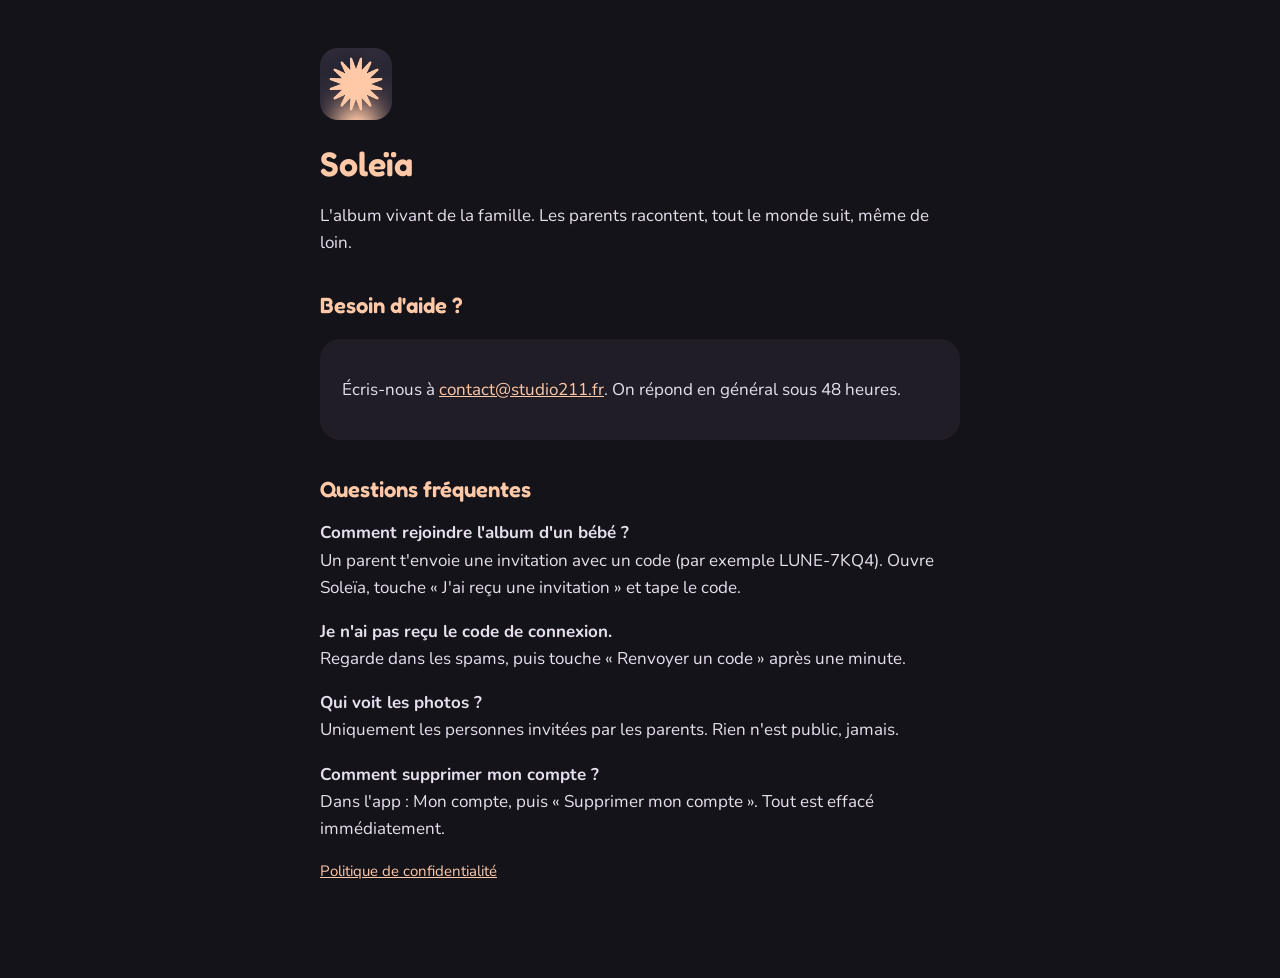
<file: index.html>
<!doctype html><html lang="fr"><head><meta charset="utf-8"><meta name="viewport" content="width=device-width,initial-scale=1"><link href="https://fonts.googleapis.com/css2?family=Fredoka:wght@600&family=Nunito:wght@400;700&display=swap" rel="stylesheet"><link rel="stylesheet" href="style.css"><title>Soleïa · Aide</title></head><body><main>
<img class="logo" src="etoile.png" alt="Soleïa">
<h1>Soleïa</h1>
<p>L'album vivant de la famille. Les parents racontent, tout le monde suit, même de loin.</p>

<h2>Besoin d'aide ?</h2>
<div class="card"><p>Écris-nous à <a href="mailto:contact@studio211.fr">contact@studio211.fr</a>. On répond en général sous 48 heures.</p></div>

<h2>Questions fréquentes</h2>
<p><strong>Comment rejoindre l'album d'un bébé ?</strong><br>Un parent t'envoie une invitation avec un code (par exemple LUNE-7KQ4). Ouvre Soleïa, touche « J'ai reçu une invitation » et tape le code.</p>
<p><strong>Je n'ai pas reçu le code de connexion.</strong><br>Regarde dans les spams, puis touche « Renvoyer un code » après une minute.</p>
<p><strong>Qui voit les photos ?</strong><br>Uniquement les personnes invitées par les parents. Rien n'est public, jamais.</p>
<p><strong>Comment supprimer mon compte ?</strong><br>Dans l'app : Mon compte, puis « Supprimer mon compte ». Tout est effacé immédiatement.</p>

<p class="muted"><a href="confidentialite.html">Politique de confidentialité</a></p>
</main></body></html>
</file>
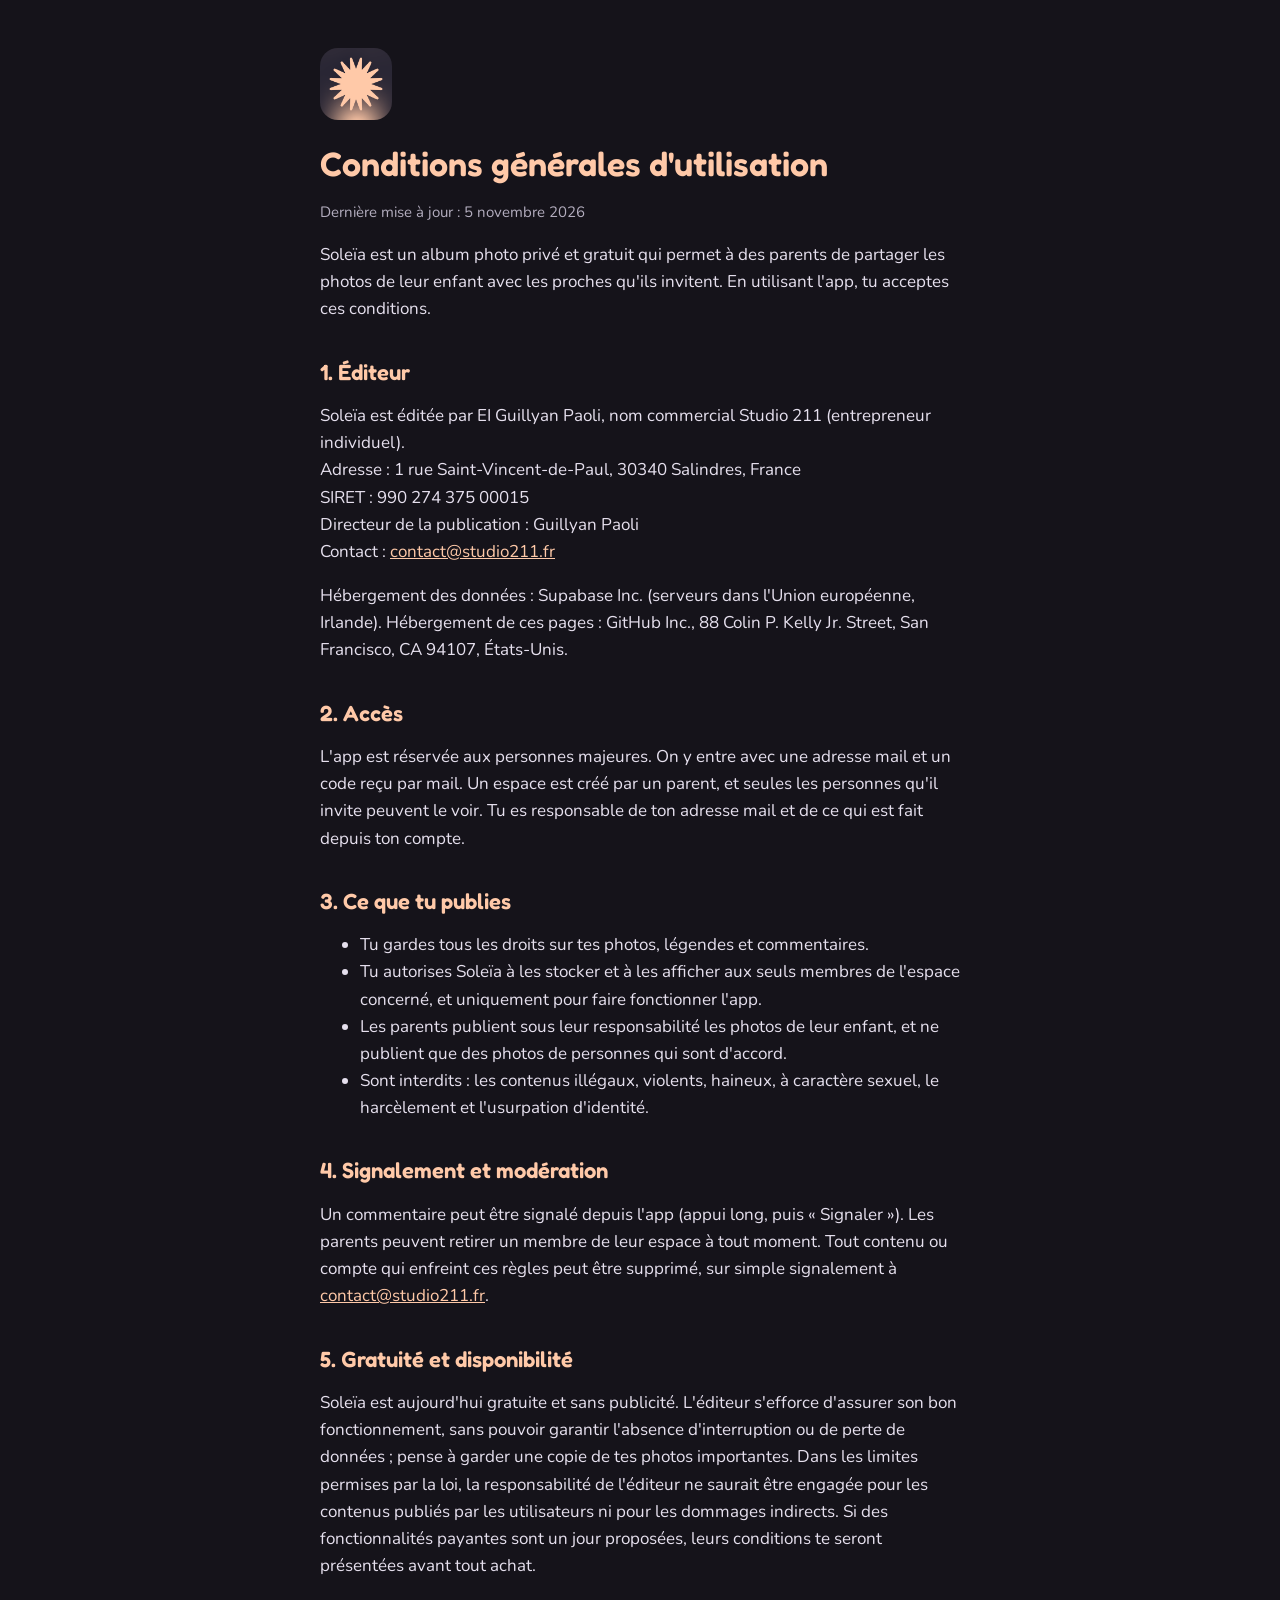
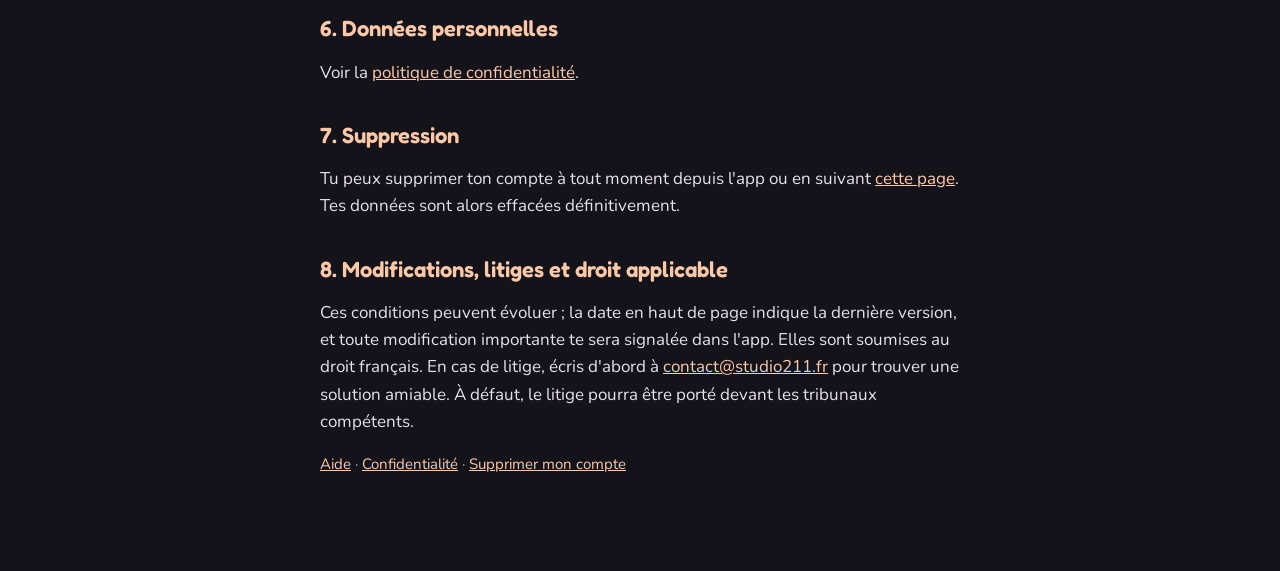
<file: cgu.html>
<!doctype html><html lang="fr"><head><meta charset="utf-8"><meta name="viewport" content="width=device-width,initial-scale=1"><link href="https://fonts.googleapis.com/css2?family=Fredoka:wght@600&family=Nunito:wght@400;700&display=swap" rel="stylesheet"><link rel="stylesheet" href="style.css"><title>Soleïa · Conditions d'utilisation</title></head><body><main>
<img class="logo" src="etoile.png" alt="Soleïa">
<h1>Conditions générales d'utilisation</h1>
<p class="muted">Dernière mise à jour : 5 novembre 2026</p>

<p>Soleïa est un album photo privé et gratuit qui permet à des parents de partager les photos de leur enfant avec les proches qu'ils invitent. En utilisant l'app, tu acceptes ces conditions.</p>

<h2>1. Éditeur</h2>
<p>Soleïa est éditée par EI Guillyan Paoli, nom commercial Studio 211 (entrepreneur individuel).<br>
Adresse : 1 rue Saint-Vincent-de-Paul, 30340 Salindres, France<br>
SIRET : 990 274 375 00015<br>
Directeur de la publication : Guillyan Paoli<br>
Contact : <a href="mailto:contact@studio211.fr">contact@studio211.fr</a></p>
<p>Hébergement des données : Supabase Inc. (serveurs dans l'Union européenne, Irlande). Hébergement de ces pages : GitHub Inc., 88 Colin P. Kelly Jr. Street, San Francisco, CA 94107, États-Unis.</p>

<h2>2. Accès</h2>
<p>L'app est réservée aux personnes majeures. On y entre avec une adresse mail et un code reçu par mail. Un espace est créé par un parent, et seules les personnes qu'il invite peuvent le voir. Tu es responsable de ton adresse mail et de ce qui est fait depuis ton compte.</p>

<h2>3. Ce que tu publies</h2>
<ul>
<li>Tu gardes tous les droits sur tes photos, légendes et commentaires.</li>
<li>Tu autorises Soleïa à les stocker et à les afficher aux seuls membres de l'espace concerné, et uniquement pour faire fonctionner l'app.</li>
<li>Les parents publient sous leur responsabilité les photos de leur enfant, et ne publient que des photos de personnes qui sont d'accord.</li>
<li>Sont interdits : les contenus illégaux, violents, haineux, à caractère sexuel, le harcèlement et l'usurpation d'identité.</li>
</ul>

<h2>4. Signalement et modération</h2>
<p>Un commentaire peut être signalé depuis l'app (appui long, puis « Signaler »). Les parents peuvent retirer un membre de leur espace à tout moment. Tout contenu ou compte qui enfreint ces règles peut être supprimé, sur simple signalement à <a href="mailto:contact@studio211.fr">contact@studio211.fr</a>.</p>

<h2>5. Gratuité et disponibilité</h2>
<p>Soleïa est aujourd'hui gratuite et sans publicité. L'éditeur s'efforce d'assurer son bon fonctionnement, sans pouvoir garantir l'absence d'interruption ou de perte de données ; pense à garder une copie de tes photos importantes. Dans les limites permises par la loi, la responsabilité de l'éditeur ne saurait être engagée pour les contenus publiés par les utilisateurs ni pour les dommages indirects. Si des fonctionnalités payantes sont un jour proposées, leurs conditions te seront présentées avant tout achat.</p>

<h2>6. Données personnelles</h2>
<p>Voir la <a href="confidentialite.html">politique de confidentialité</a>.</p>

<h2>7. Suppression</h2>
<p>Tu peux supprimer ton compte à tout moment depuis l'app ou en suivant <a href="suppression.html">cette page</a>. Tes données sont alors effacées définitivement.</p>

<h2>8. Modifications, litiges et droit applicable</h2>
<p>Ces conditions peuvent évoluer ; la date en haut de page indique la dernière version, et toute modification importante te sera signalée dans l'app. Elles sont soumises au droit français. En cas de litige, écris d'abord à <a href="mailto:contact@studio211.fr">contact@studio211.fr</a> pour trouver une solution amiable. À défaut, le litige pourra être porté devant les tribunaux compétents.</p>

<p class="muted"><a href="index.html">Aide</a> · <a href="confidentialite.html">Confidentialité</a> · <a href="suppression.html">Supprimer mon compte</a></p>
</main></body></html>
</file>
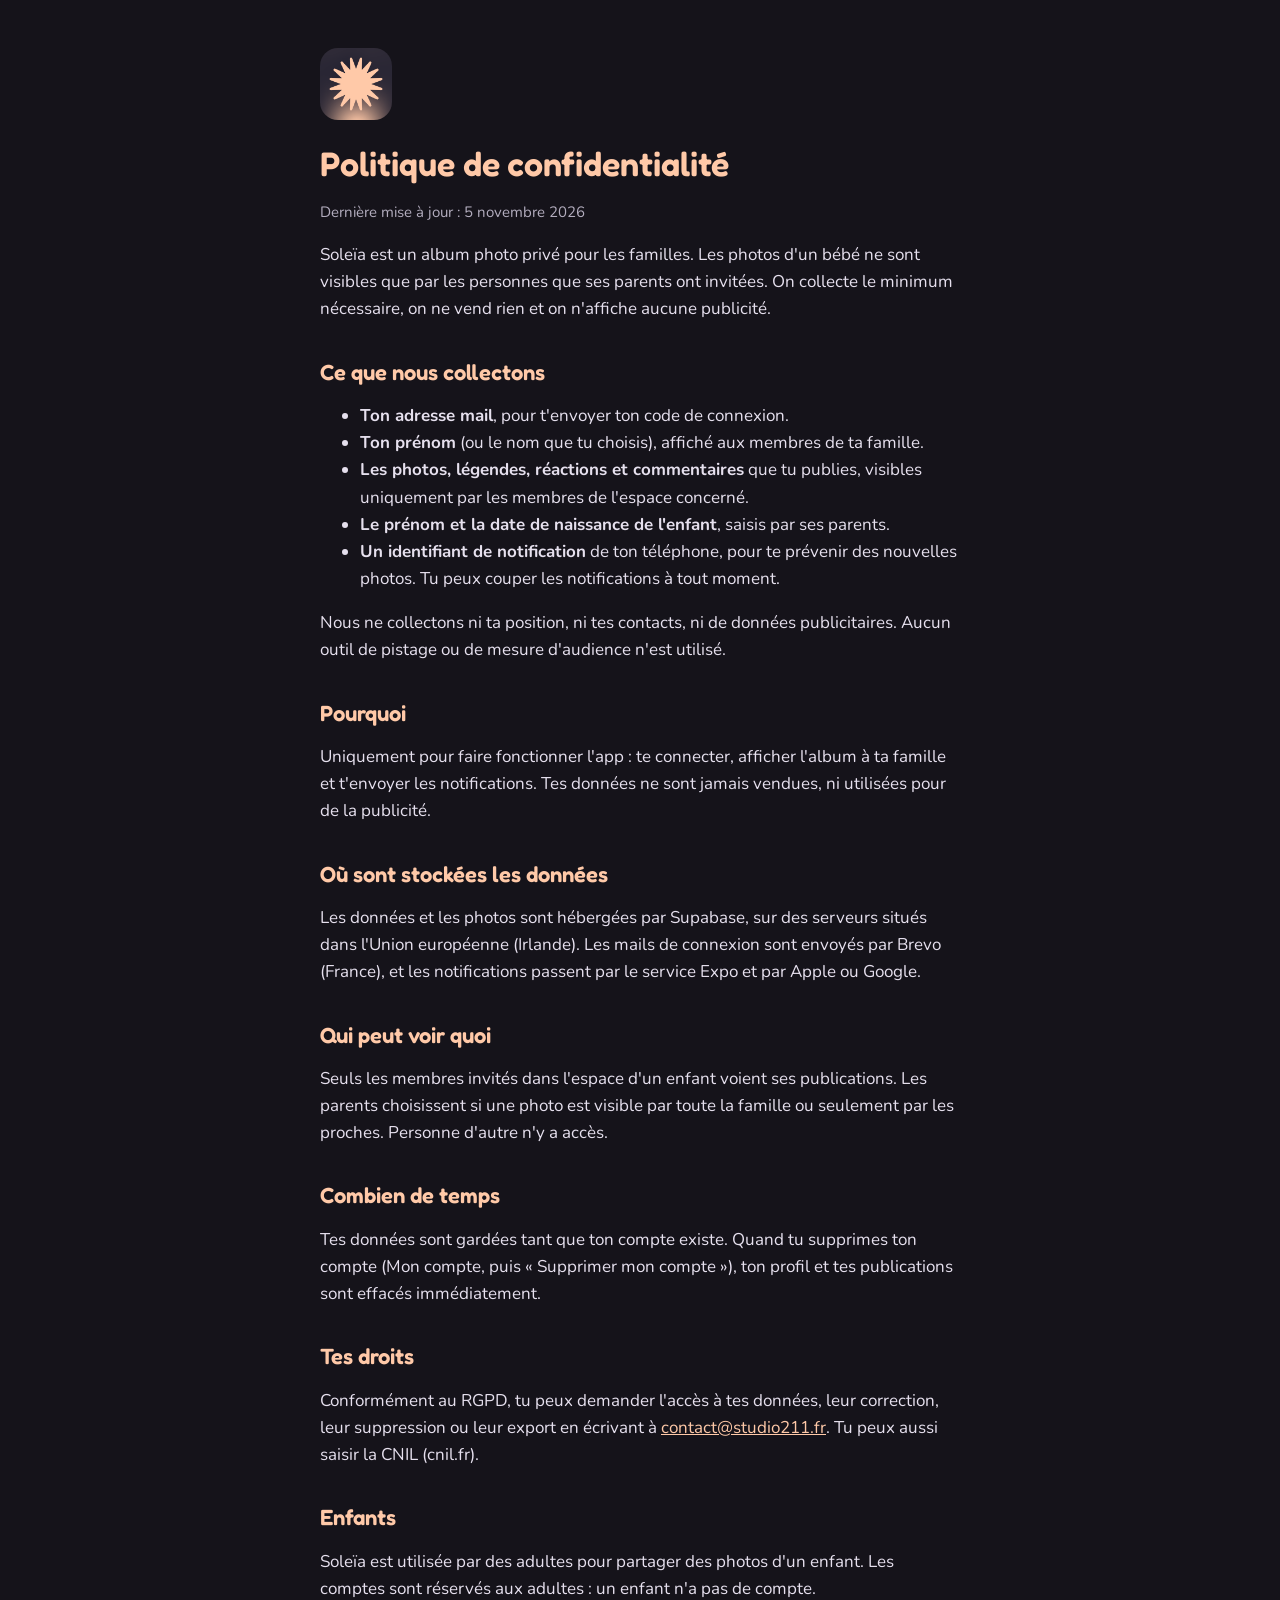
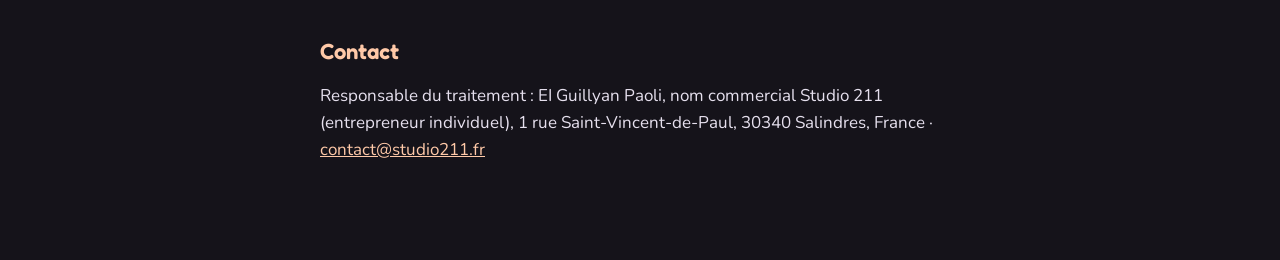
<file: confidentialite.html>
<!doctype html><html lang="fr"><head><meta charset="utf-8"><meta name="viewport" content="width=device-width,initial-scale=1"><link href="https://fonts.googleapis.com/css2?family=Fredoka:wght@600&family=Nunito:wght@400;700&display=swap" rel="stylesheet"><link rel="stylesheet" href="style.css"><title>Soleïa · Confidentialité</title></head><body><main>
<img class="logo" src="etoile.png" alt="Soleïa">
<h1>Politique de confidentialité</h1>
<p class="muted">Dernière mise à jour : 5 novembre 2026</p>

<p>Soleïa est un album photo privé pour les familles. Les photos d'un bébé ne sont visibles que par les personnes que ses parents ont invitées. On collecte le minimum nécessaire, on ne vend rien et on n'affiche aucune publicité.</p>

<h2>Ce que nous collectons</h2>
<ul>
<li><strong>Ton adresse mail</strong>, pour t'envoyer ton code de connexion.</li>
<li><strong>Ton prénom</strong> (ou le nom que tu choisis), affiché aux membres de ta famille.</li>
<li><strong>Les photos, légendes, réactions et commentaires</strong> que tu publies, visibles uniquement par les membres de l'espace concerné.</li>
<li><strong>Le prénom et la date de naissance de l'enfant</strong>, saisis par ses parents.</li>
<li><strong>Un identifiant de notification</strong> de ton téléphone, pour te prévenir des nouvelles photos. Tu peux couper les notifications à tout moment.</li>
</ul>
<p>Nous ne collectons ni ta position, ni tes contacts, ni de données publicitaires. Aucun outil de pistage ou de mesure d'audience n'est utilisé.</p>

<h2>Pourquoi</h2>
<p>Uniquement pour faire fonctionner l'app : te connecter, afficher l'album à ta famille et t'envoyer les notifications. Tes données ne sont jamais vendues, ni utilisées pour de la publicité.</p>

<h2>Où sont stockées les données</h2>
<p>Les données et les photos sont hébergées par Supabase, sur des serveurs situés dans l'Union européenne (Irlande). Les mails de connexion sont envoyés par Brevo (France), et les notifications passent par le service Expo et par Apple ou Google.</p>

<h2>Qui peut voir quoi</h2>
<p>Seuls les membres invités dans l'espace d'un enfant voient ses publications. Les parents choisissent si une photo est visible par toute la famille ou seulement par les proches. Personne d'autre n'y a accès.</p>

<h2>Combien de temps</h2>
<p>Tes données sont gardées tant que ton compte existe. Quand tu supprimes ton compte (Mon compte, puis « Supprimer mon compte »), ton profil et tes publications sont effacés immédiatement.</p>

<h2>Tes droits</h2>
<p>Conformément au RGPD, tu peux demander l'accès à tes données, leur correction, leur suppression ou leur export en écrivant à <a href="mailto:contact@studio211.fr">contact@studio211.fr</a>. Tu peux aussi saisir la CNIL (cnil.fr).</p>

<h2>Enfants</h2>
<p>Soleïa est utilisée par des adultes pour partager des photos d'un enfant. Les comptes sont réservés aux adultes : un enfant n'a pas de compte.</p>

<h2>Contact</h2>
<p>Responsable du traitement : EI Guillyan Paoli, nom commercial Studio 211 (entrepreneur individuel), 1 rue Saint-Vincent-de-Paul, 30340 Salindres, France · <a href="mailto:contact@studio211.fr">contact@studio211.fr</a></p>
</main></body></html>
</file>
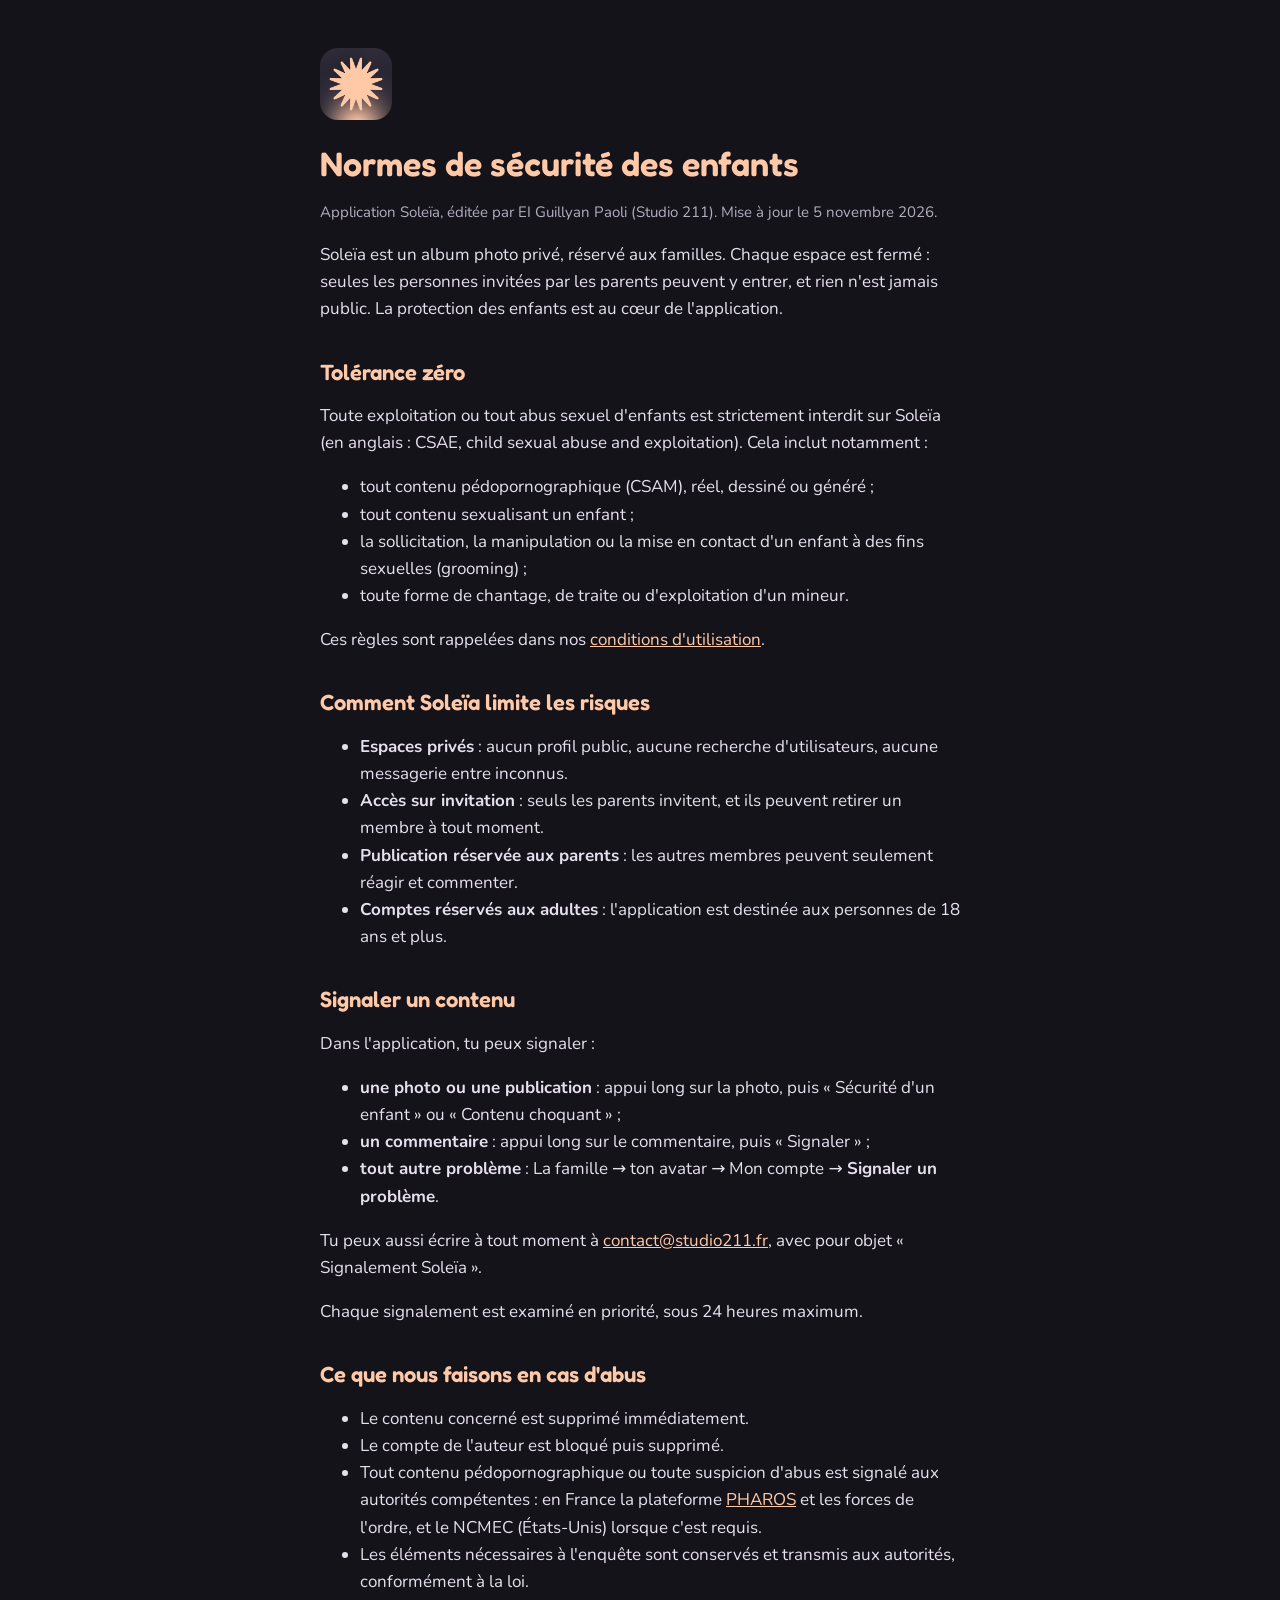
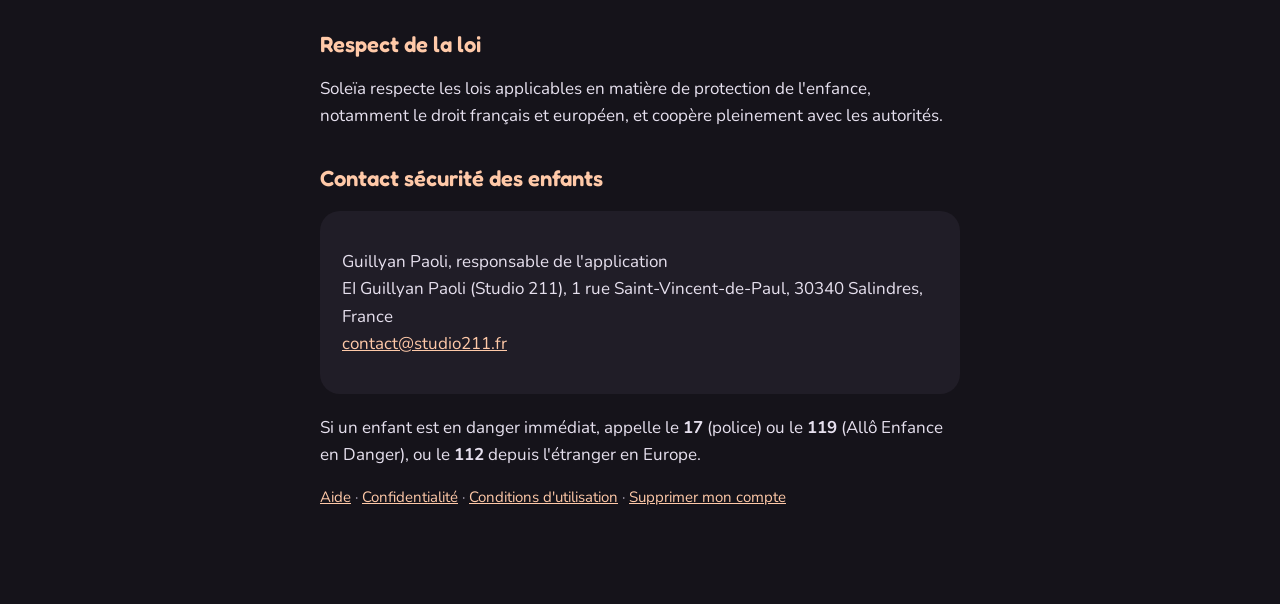
<file: securite-enfants.html>
<!doctype html><html lang="fr"><head><meta charset="utf-8"><meta name="viewport" content="width=device-width,initial-scale=1"><link href="https://fonts.googleapis.com/css2?family=Fredoka:wght@600&family=Nunito:wght@400;700&display=swap" rel="stylesheet"><link rel="stylesheet" href="style.css"><title>Soleïa · Sécurité des enfants</title></head><body><main>
<img class="logo" src="etoile.png" alt="Soleïa">
<h1>Normes de sécurité des enfants</h1>
<p class="muted">Application Soleïa, éditée par EI Guillyan Paoli (Studio 211). Mise à jour le 5 novembre 2026.</p>

<p>Soleïa est un album photo privé, réservé aux familles. Chaque espace est fermé : seules les personnes invitées par les parents peuvent y entrer, et rien n'est jamais public. La protection des enfants est au cœur de l'application.</p>

<h2>Tolérance zéro</h2>
<p>Toute exploitation ou tout abus sexuel d'enfants est strictement interdit sur Soleïa (en anglais : CSAE, child sexual abuse and exploitation). Cela inclut notamment :</p>
<ul>
<li>tout contenu pédopornographique (CSAM), réel, dessiné ou généré ;</li>
<li>tout contenu sexualisant un enfant ;</li>
<li>la sollicitation, la manipulation ou la mise en contact d'un enfant à des fins sexuelles (grooming) ;</li>
<li>toute forme de chantage, de traite ou d'exploitation d'un mineur.</li>
</ul>
<p>Ces règles sont rappelées dans nos <a href="cgu.html">conditions d'utilisation</a>.</p>

<h2>Comment Soleïa limite les risques</h2>
<ul>
<li><strong>Espaces privés</strong> : aucun profil public, aucune recherche d'utilisateurs, aucune messagerie entre inconnus.</li>
<li><strong>Accès sur invitation</strong> : seuls les parents invitent, et ils peuvent retirer un membre à tout moment.</li>
<li><strong>Publication réservée aux parents</strong> : les autres membres peuvent seulement réagir et commenter.</li>
<li><strong>Comptes réservés aux adultes</strong> : l'application est destinée aux personnes de 18 ans et plus.</li>
</ul>

<h2>Signaler un contenu</h2>
<p>Dans l'application, tu peux signaler :</p>
<ul>
<li><strong>une photo ou une publication</strong> : appui long sur la photo, puis « Sécurité d'un enfant » ou « Contenu choquant » ;</li>
<li><strong>un commentaire</strong> : appui long sur le commentaire, puis « Signaler » ;</li>
<li><strong>tout autre problème</strong> : La famille → ton avatar → Mon compte → <strong>Signaler un problème</strong>.</li>
</ul>
<p>Tu peux aussi écrire à tout moment à <a href="mailto:contact@studio211.fr?subject=Signalement%20Sole%C3%AFa">contact@studio211.fr</a>, avec pour objet « Signalement Soleïa ».</p>
<p>Chaque signalement est examiné en priorité, sous 24 heures maximum.</p>

<h2>Ce que nous faisons en cas d'abus</h2>
<ul>
<li>Le contenu concerné est supprimé immédiatement.</li>
<li>Le compte de l'auteur est bloqué puis supprimé.</li>
<li>Tout contenu pédopornographique ou toute suspicion d'abus est signalé aux autorités compétentes : en France la plateforme <a href="https://www.internet-signalement.gouv.fr">PHAROS</a> et les forces de l'ordre, et le NCMEC (États-Unis) lorsque c'est requis.</li>
<li>Les éléments nécessaires à l'enquête sont conservés et transmis aux autorités, conformément à la loi.</li>
</ul>

<h2>Respect de la loi</h2>
<p>Soleïa respecte les lois applicables en matière de protection de l'enfance, notamment le droit français et européen, et coopère pleinement avec les autorités.</p>

<h2>Contact sécurité des enfants</h2>
<div class="card"><p>Guillyan Paoli, responsable de l'application<br>EI Guillyan Paoli (Studio 211), 1 rue Saint-Vincent-de-Paul, 30340 Salindres, France<br><a href="mailto:contact@studio211.fr">contact@studio211.fr</a></p></div>

<p>Si un enfant est en danger immédiat, appelle le <strong>17</strong> (police) ou le <strong>119</strong> (Allô Enfance en Danger), ou le <strong>112</strong> depuis l'étranger en Europe.</p>

<p class="muted"><a href="index.html">Aide</a> · <a href="confidentialite.html">Confidentialité</a> · <a href="cgu.html">Conditions d'utilisation</a> · <a href="suppression.html">Supprimer mon compte</a></p>
</main></body></html>
</file>
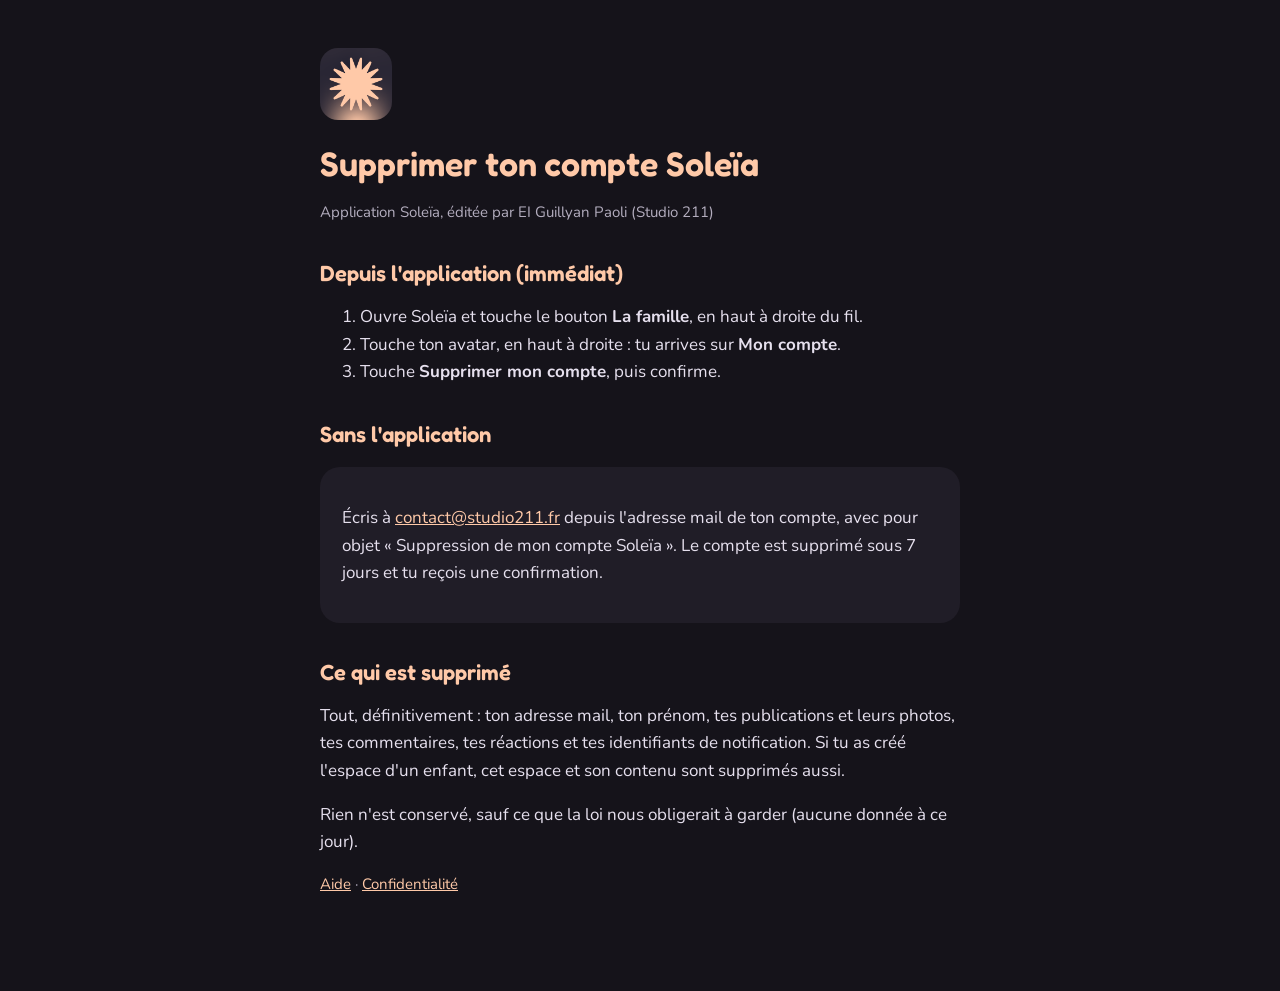
<file: suppression.html>
<!doctype html><html lang="fr"><head><meta charset="utf-8"><meta name="viewport" content="width=device-width,initial-scale=1"><link href="https://fonts.googleapis.com/css2?family=Fredoka:wght@600&family=Nunito:wght@400;700&display=swap" rel="stylesheet"><link rel="stylesheet" href="style.css"><title>Soleïa · Supprimer mon compte</title></head><body><main>
<img class="logo" src="etoile.png" alt="Soleïa">
<h1>Supprimer ton compte Soleïa</h1>
<p class="muted">Application Soleïa, éditée par EI Guillyan Paoli (Studio 211)</p>

<h2>Depuis l'application (immédiat)</h2>
<ol>
<li>Ouvre Soleïa et touche le bouton <strong>La famille</strong>, en haut à droite du fil.</li>
<li>Touche ton avatar, en haut à droite : tu arrives sur <strong>Mon compte</strong>.</li>
<li>Touche <strong>Supprimer mon compte</strong>, puis confirme.</li>
</ol>

<h2>Sans l'application</h2>
<div class="card"><p>Écris à <a href="mailto:contact@studio211.fr?subject=Suppression%20de%20mon%20compte%20Sole%C3%AFa">contact@studio211.fr</a> depuis l'adresse mail de ton compte, avec pour objet « Suppression de mon compte Soleïa ». Le compte est supprimé sous 7 jours et tu reçois une confirmation.</p></div>

<h2>Ce qui est supprimé</h2>
<p>Tout, définitivement : ton adresse mail, ton prénom, tes publications et leurs photos, tes commentaires, tes réactions et tes identifiants de notification. Si tu as créé l'espace d'un enfant, cet espace et son contenu sont supprimés aussi.</p>
<p>Rien n'est conservé, sauf ce que la loi nous obligerait à garder (aucune donnée à ce jour).</p>

<p class="muted"><a href="index.html">Aide</a> · <a href="confidentialite.html">Confidentialité</a></p>
</main></body></html>
</file>
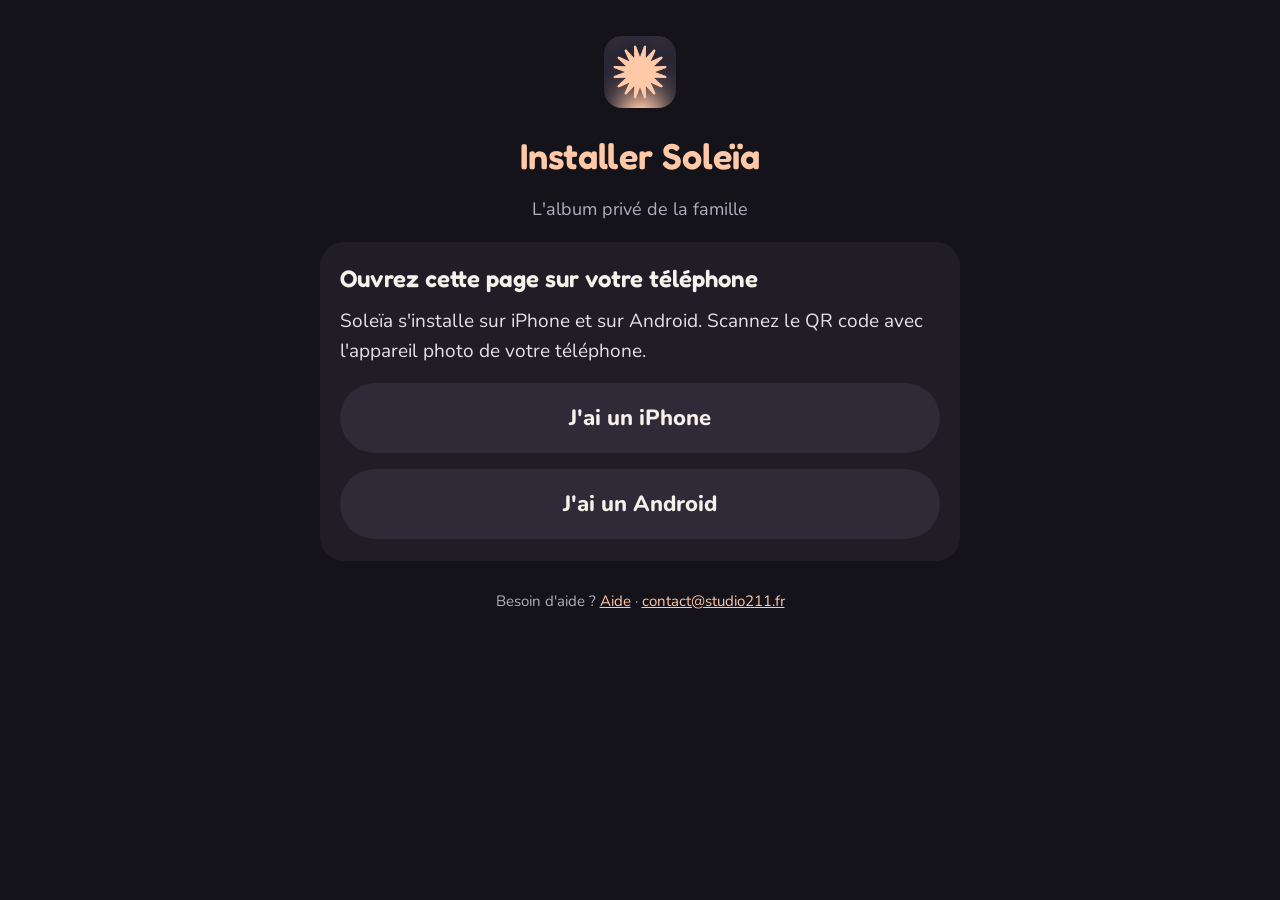
<file: telecharger.html>
<!doctype html><html lang="fr"><head><meta charset="utf-8"><meta name="viewport" content="width=device-width,initial-scale=1"><link href="https://fonts.googleapis.com/css2?family=Fredoka:wght@600&family=Nunito:wght@400;700;800&display=swap" rel="stylesheet"><link rel="stylesheet" href="style.css"><title>Installer Soleïa</title>
<style>
html{background:#15131A}
body{font-size:20px}
main{padding-top:36px;text-align:center}
h1{font-size:36px}
.step{background:var(--surface);border-radius:24px;padding:22px 20px;margin:18px 0;text-align:left}
.num{display:inline-flex;align-items:center;justify-content:center;width:40px;height:40px;border-radius:20px;background:var(--peach);color:#2B2836;font:600 22px Fredoka,system-ui;margin-right:10px;flex:none}
.head{display:flex;align-items:center;font:600 24px/1.25 Fredoka,system-ui;color:var(--text)}
.step p{margin:12px 0 0;font-size:19px;color:#E6E0EE}
.btn{display:block;margin-top:16px;padding:20px 16px;border-radius:999px;background:var(--peach);color:#2B2836;text-decoration:none;text-align:center;font:800 22px Nunito,system-ui}
.btn.alt{background:#2E2A38;color:var(--text)}
.done{opacity:.55}
.hide{display:none}
.other{margin-top:28px;font-size:16px}
b{color:var(--peach)}
</style></head><body><main>
<img class="logo" src="etoile.png" alt="">
<h1>Installer Soleïa</h1>
<p class="muted" style="font-size:18px">L'album privé de la famille</p>

<!-- iPhone -->
<section id="ios" class="hide">
  <div class="step"><div class="head"><span class="num">1</span>Installer l'application</div>
    <a class="btn" href="https://apps.apple.com/app/id6826727475">Installer Soleïa</a>
    <p>Puis touchez <b>Obtenir</b>.</p></div>
  <div class="step"><div class="head"><span class="num">2</span>Ouvrir Soleïa</div>
    <p>Touchez <b>J'ai reçu une invitation</b>, puis suivez les étapes.</p>
    <p class="muted">Vous êtes les parents ? Touchez plutôt <b>Je suis parent</b>.</p></div>
</section>

<!-- Android -->
<section id="android" class="hide">
  <div class="step" id="s1"><div class="head"><span class="num">1</span>Rejoindre la famille</div>
    <a class="btn" id="b1" href="https://groups.google.com/g/famille-solea" target="_blank" rel="noopener">Rejoindre la famille</a>
    <p>Touchez <b>Rejoindre le groupe</b>, puis revenez sur cette page.</p></div>
  <div class="step"><div class="head"><span class="num">2</span>Installer l'application</div>
    <a class="btn" href="https://play.google.com/apps/testing/soleia.app">Installer Soleïa</a>
    <p>Touchez <b>Devenir testeur</b>, puis <b>Télécharger sur Google Play</b>, puis <b>Installer</b>.</p></div>
  <div class="step"><div class="head"><span class="num">3</span>Ouvrir Soleïa</div>
    <p>Touchez <b>J'ai reçu une invitation</b>, puis suivez les étapes.</p>
    <p class="muted">Vous êtes les parents ? Touchez plutôt <b>Je suis parent</b>.</p></div>
  <p class="muted">« Introuvable » sur Google Play ? Attendez 5 minutes et réessayez.</p>
</section>

<!-- Ordinateur ou téléphone inconnu -->
<section id="other" class="hide">
  <div class="step"><div class="head">Ouvrez cette page sur votre téléphone</div>
    <p>Soleïa s'installe sur iPhone et sur Android. Scannez le QR code avec l'appareil photo de votre téléphone.</p>
    <a class="btn alt" href="#" onclick="show('ios');return false">J'ai un iPhone</a>
    <a class="btn alt" href="#" onclick="show('android');return false">J'ai un Android</a></div>
</section>

<p class="other muted" id="switch"><a href="#" onclick="show(cur==='ios'?'android':'ios');return false" id="swl"></a></p>
<p class="muted" style="font-size:15px">Besoin d'aide ? <a href="index.html">Aide</a> · <a href="mailto:contact@studio211.fr">contact@studio211.fr</a></p>
</main>
<script>
var cur;
function show(k){cur=k;['ios','android','other'].forEach(function(x){document.getElementById(x).classList.toggle('hide',x!==k)});
var l=document.getElementById('swl');l.textContent=k==='ios'?"Vous avez un Android ? Cliquez ici":k==='android'?"Vous avez un iPhone ? Cliquez ici":"";}
var ua=navigator.userAgent||'';
show(/Android/i.test(ua)?'android':/iPhone|iPod/.test(ua)?'ios':'other');
document.getElementById('b1').addEventListener('click',function(){document.getElementById('s1').classList.add('done')});
</script>
</body></html>
</file>
<file: style.css>
:root{--bg:#15131A;--surface:#201D27;--text:#F6F1EA;--muted:#B3ADBE;--peach:#FFC9A8}
*{box-sizing:border-box}body{margin:0;background:var(--bg);color:var(--text);font:17px/1.6 Nunito,system-ui,sans-serif}
main{max-width:680px;margin:0 auto;padding:48px 20px 80px}
h1,h2{font-family:Fredoka,system-ui,sans-serif;font-weight:600;color:var(--peach);line-height:1.2}
h1{font-size:34px;margin:16px 0 8px}h2{font-size:22px;margin:36px 0 8px}
p,li{color:#E6E0EE}.muted{color:var(--muted);font-size:15px}a{color:var(--peach)}
.logo{width:72px;height:72px;border-radius:18px}.card{background:var(--surface);border-radius:20px;padding:20px 22px;margin:20px 0}
</file>
